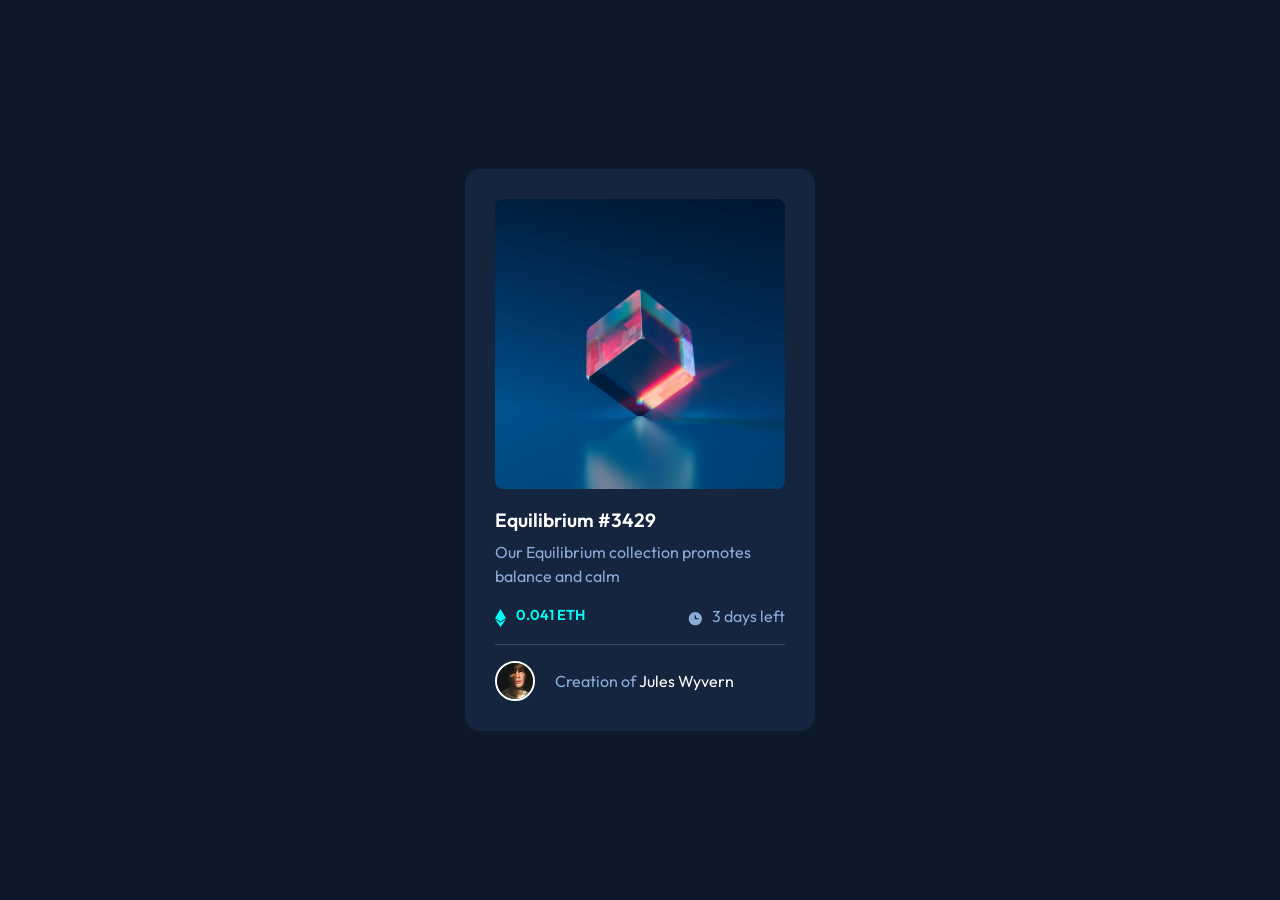
<file: index.html>
<!DOCTYPE html>
<html lang="en">
<head>
    <meta charset="UTF-8">
    <meta http-equiv="X-UA-Compatible" content="IE=edge">
    <meta name="viewport" content="width=device-width, initial-scale=1.0">
    <title>NFT preview card component</title>
    <link rel="shortcut icon" href="images/favicon-32x32.png" type="image/x-icon">
    <link href="https://cdn.jsdelivr.net/npm/bootstrap@5.2.1/dist/css/bootstrap.min.css" rel="stylesheet" integrity="sha384-iYQeCzEYFbKjA/T2uDLTpkwGzCiq6soy8tYaI1GyVh/UjpbCx/TYkiZhlZB6+fzT" crossorigin="anonymous">
    <link rel="stylesheet" href="style.css">
</head>
<body>
    
    <!-- Container principal -->

    <main class="container-fluid main-container d-flex justify-content-center">

        <!-- Card box centered -->
        <div class="card-box align-self-center">
            <div class="image">
                <img src="images/image-equilibrium.jpg" alt="image" class="img-fluid">
                <div class="view">
                    <img src="images/icon-view.svg" alt="icon image">
                </div>
            </div>
            <h1 class="equilibrium-title">Equilibrium #3429</h1>
            <p class="equilibrium-description">Our Equilibrium collection promotes balance and calm</p>
            <div class="eth-daysleft d-flex justify-content-between">
                <div class="eth d-flex">
                    <div class="eth-symbol align-self-center">
                        <img src="images/icon-ethereum.svg" alt="image ethereum">
                    </div>
                    <div class="eth-value d-flex">
                        <p class="color-cyan align-self-center m-0">0.041 ETH</p>
                    </div>
                </div>
                <div class="daysleft d-flex">
                    <div class="clock align-self-center">
                        <img src="images/icon-clock.svg" alt="clock image">
                    </div>
                    <div class="align-self-center">
                        <p class="number-days m-0">3 days left</p>
                    </div>
                </div>
            </div>
            <hr>
            <div class="creation d-flex">
                <div class="creation-image">
                    <img src="images/image-avatar.png" alt="avatar image">
                </div>
                <p class="creator-info align-self-center">Creation of <a href="#" class="link-creator text-decoration-none">Jules Wyvern</a></p>
            </div>
        </div>
    </main>


    <script src="https://cdn.jsdelivr.net/npm/bootstrap@5.2.1/dist/js/bootstrap.bundle.min.js" integrity="sha384-u1OknCvxWvY5kfmNBILK2hRnQC3Pr17a+RTT6rIHI7NnikvbZlHgTPOOmMi466C8" crossorigin="anonymous"></script>
</body>
</html>
</file>
<file: style.css>
@import url('https://fonts.googleapis.com/css2?family=Outfit:wght@300;400;600&display=swap');

:root {
    --Softblue: hsl(215, 51%, 70%);
    --Cyan: hsl(178, 100%, 50%);
    --Verydarkblue-mainBG: hsl(217, 54%, 11%);
    --Verydarkblue-cardBG: hsl(216, 50%, 16%);
    --Verydarkblue-line: hsl(215, 32%, 27%);
    --White: hsl(0, 0%, 100%);
}

* {
    margin: 0;
    padding: 0;
    box-sizing: border-box;
    -webkit-box-sizing: border-box;
}
body {
    font-family: "Outfit", sans-serif;
}
.main-container {
    height: 100vh;
    background-color: var(--Verydarkblue-mainBG);
}
.card-box {
    max-width: 350px;
    background-color: var(--Verydarkblue-cardBG);
    padding: 30px;
    border-radius: 15px;
}
.image {
    position: relative;
    cursor: pointer;
    overflow: hidden;
    border-radius: 8px;
}
.view {
    position: absolute;
    width: 100%;
    height: 100%;
    top: 0;
    left: 0;
    opacity: 0;
    transition: 0.5s;
}
.view img {
    position: absolute;
    top: 50%;
    left: 50%;
    transform: translate(-50%, -50%);
}
.view:hover {
    background-color: hsl(178, 100%, 50%, 60%);;
    opacity: 1;
}
.color-cyan {
    color: var(--Cyan);
}
.equilibrium-title {
    font-weight: 600;
    padding-top: 20px;
    font-size: 1.2em;
    color: white;
}
.equilibrium-title:hover {
    color: var(--Cyan);
    cursor: pointer;
}
.equilibrium-description {
    color: var(--Softblue);
}
.eth-symbol {
    margin-right: 10px;
}
.eth-value {
    font-weight: 600;
    font-size: 0.9em;
}
.daysleft {
    color: var(--Softblue);
}
.number-days {
    padding-left: 8px;
    margin: 0;
    margin-bottom: 0;
}
hr {
    color: var(--Softblue);
}
.creation-image img {
    width: 40px;
    border-radius: 50%;
    border: 2px solid white;
}
.creator-info {
    color: var(--Softblue);
    padding-left: 20px;
    margin: 0;
}
.link-creator {
    color: white;
}
.link-creator:hover {
    color: var(--Cyan);
}
</file>
